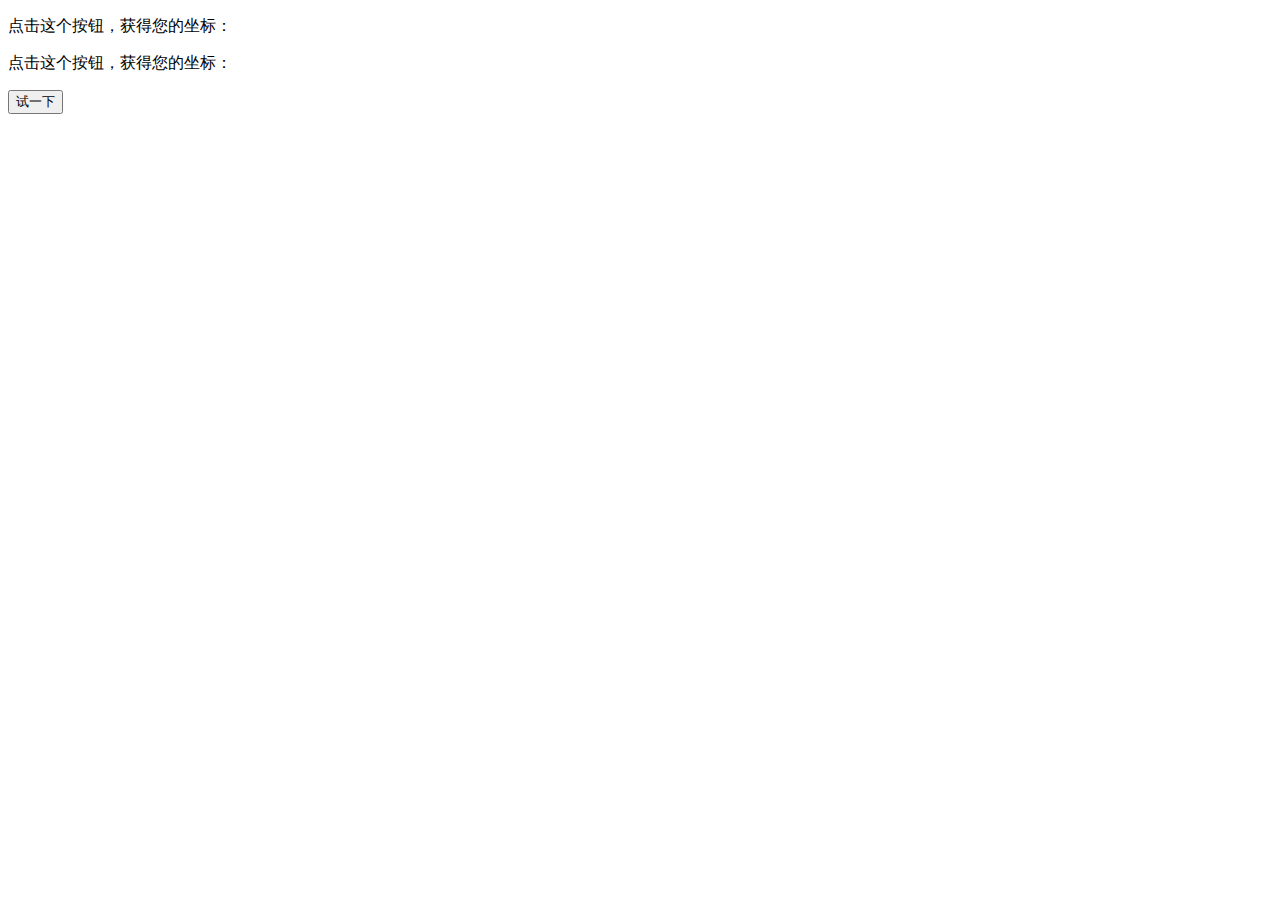
<file: address.html>
<!DOCTYPE html>
<html lang="en">
<html>
    <meta charset="UTF-8">
    <meta name="viewport" content="width=device-width, initial-scale=1.0">
    <script src="./js/jquery-3.5.1.min.js"></script>
<body>
<p id="demo_one">点击这个按钮，获得您的坐标：</p>
<p id="demo_two">点击这个按钮，获得您的坐标：</p>

<button onclick="getLocation()">试一下</button>
<script>
function getLocation()
  {
  if (navigator.geolocation)
    {
    navigator.geolocation.getCurrentPosition(showPosition);
    console.log("111")
    }else{
      $('#demo_one').html("Geolocation is not supported by this browser.");
    }
  }
function showPosition(position)
  {
    $('#demo_one').html(position.coords.latitude);  
    $('#demo_two').html(position.coords.longitude);  
    return position;
  }

</script>

</body>
</html>
</file>
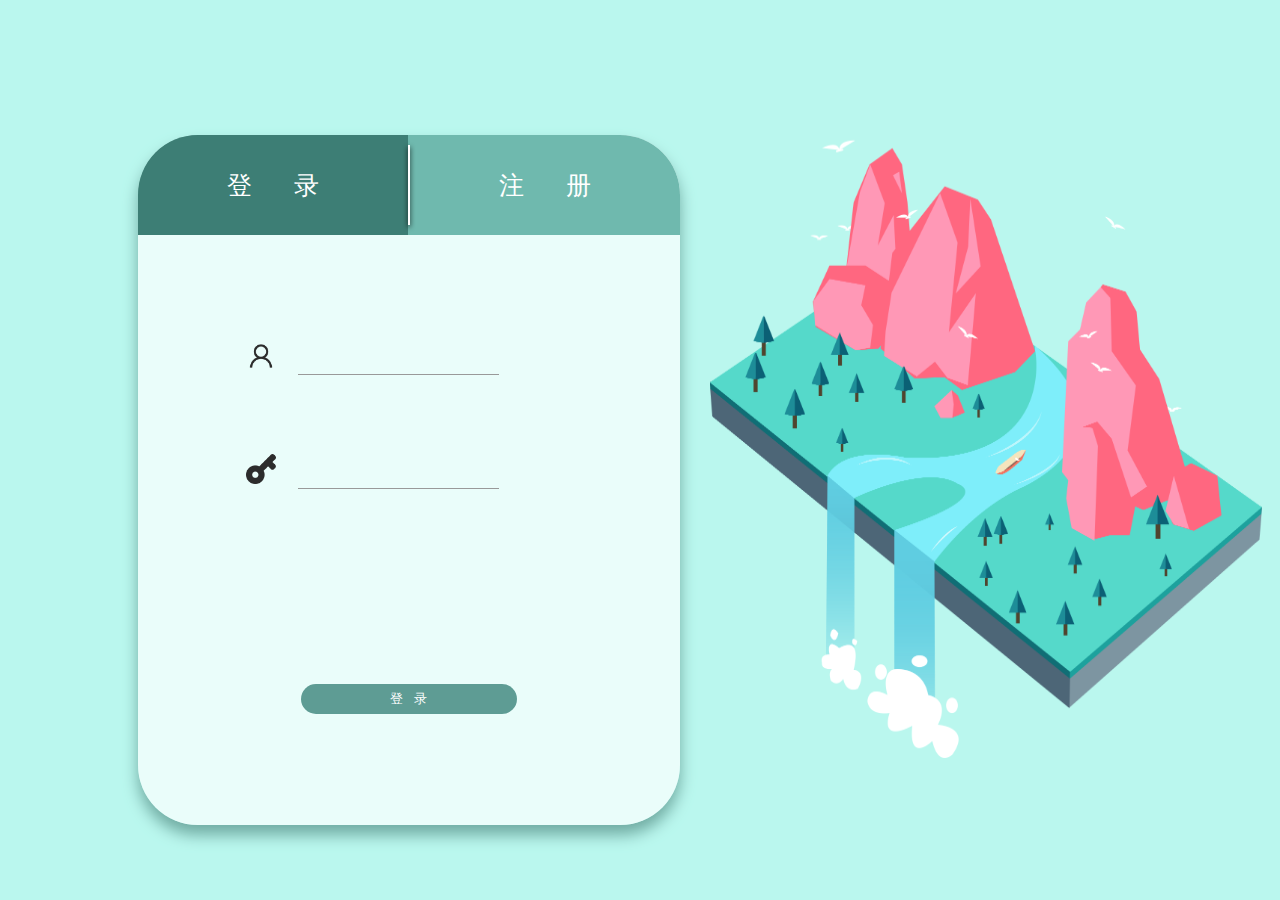
<file: pages/login.html>
<!-- 登录 -->
<!DOCTYPE html>
<html lang="en">
<head>
    <meta charset="UTF-8">
    <meta name="viewport" content="width=device-width, initial-scale=1.0">
    <title>LogIn</title>
    <link rel="stylesheet" href="../css/reset.css">
    <link rel="stylesheet" href="../css/login.css">
</head>
<body>
    <!-- 注册表单 -->
    <div class="log_main" id="log_main">
        
        <!-- 表单 -->
        <div class="log_display" id="log_display">
            <div class="log_change">
                <!-- 登录 -->
                <button class="btn btn_log btn_left" id="btn_log">登&nbsp;&nbsp;&nbsp;&nbsp;&nbsp;&nbsp;录</button>
                <div class="y_axis_log"></div>
                <!-- 注册 -->
                <button class="btn btn_reg" id="btn_reg">注&nbsp;&nbsp;&nbsp;&nbsp;&nbsp;&nbsp;册</button>
            </div>

            <form action="" class="log_form" id="log_form">
               
            </form>
        </div>
        <!-- 图片区 -->
        <div class="log_img_div">
            <img src="../images/background/background_log.png" alt="" class="log_img">
        </div>
    </div>
    
</body>
<!-- 引进js -->
<script src="../js/jquery-3.5.1.min.js"></script>
<script src="../js/log.js"></script>
</html>
</file>
<file: css/login.css>
.log_main{
    height: 100vh;
    width: 100%;
    background-color: #BAF7EE;

    display: grid;
    grid-template-rows: repeat(10,10%);
    grid-template-columns: repeat(10,10%);
    row-gap: 15px;
    column-gap: 10px;
}
.log_display{
    grid-row-start: 2;
    grid-row-end: 9;
    grid-column-start: 2;
    grid-column-end: 6;
    background-color: rgba(255, 255, 255, 0.7);
    margin-top: 30px;
    border-radius: 60px;

    box-shadow: 0px 10px 15px #71aca3;
}
/* 注册、登录 */
.log_change{
    width: 100%;
    height: 100px;
    background-color: #6fb9ae;
    border-top-right-radius: 60px;
    border-top-left-radius: 60px;
    display: flex;
    flex-direction: row;
    justify-content: space-around;
}
.y_axis_log{
    height: auto;
    width: 3px;
    background-color: #fff;
    margin: 10px 0px;
    box-shadow: 0px 2px 5px #000;
}
.btn{
    width: 100%;
    background: none;
    font-size: 25px;
    font-weight: 200;
    color: #fff;
}
.btn_left{
    background-color: #3d7e75;
    border-top-left-radius: 60px;
}
.btn_right{
    background-color: #3d7e75;
    border-top-right-radius: 60px;
}
.btn:hover{
    cursor: pointer;
}
/* 表单 */
/* 登录区
-------------------------------------------------- */
.log_form{
    height: calc(100% - 100px);
    width: 100%;
    display: grid;
    grid-template-rows: repeat(8,12.5%);
    grid-template-columns: repeat(10,10%);
    row-gap: 10px;
}
.log_icon{
    height: 30px;
    width: 30px;
}
.log_input{
    position: relative;
    left: 10%;
    top: 5%;
    height: 30px;
    width: 300px;
    font-size: 15px;
    font-weight: 600;
    border-bottom: 1.2px solid rgb(153, 153, 153);
    background: none;
    outline: none;
    line-height: 1;
}
.log_div{
    height: 100%;
    width: 100%;

    display: flex;
    flex-direction: row;
    align-items: center;
}
.log_div_one{
    grid-row-start: 2;
    grid-row-end: 2;
    grid-column-start: 3;
    grid-column-end: 7;
}
.log_div_two{
    grid-row-start: 3;
    grid-row-end: 3;
    grid-column-start: 3;
    grid-column-end: 7;
    margin-top: 30px;
}
/* 按键 */
.submit{
    grid-row-start: 6;
    grid-row-end: 6;
    grid-column-start: 4;
    grid-column-end: 8;
    border-radius: 20px;
    height: 30px;
    font-weight: 400;
    background-color: #5e9c94;
    color: #fff;
    transition: 1s;
    margin-top: 30px;
}
.submit:hover{
    cursor: pointer;
    transform: translateY(-5px);
    box-shadow: 0px 5px 10px rgb(168, 168, 168);
}
/* 注册区
---------------------------------------------------- */
.reg_div{
    display: flex;
    flex-direction: row;
    align-items: center;
}
.reg_one{
    grid-row-start: 1;
    grid-row-end: 1;
    grid-column-start: 3;
    grid-column-end: 8;
}
.reg_two{
    grid-row-start: 2;
    grid-row-end: 2;
    grid-column-start: 3;
    grid-column-end: 8;
}
.reg_three{
    grid-row-start: 3;
    grid-row-end: 3;
    grid-column-start: 3;
    grid-column-end: 8;
}
.reg_four{
    grid-row-start: 4;
    grid-row-end: 4;
    grid-column-start: 3;
    grid-column-end: 8;
}
.reg_five{
    grid-row-start: 5;
    grid-row-end: 5;
    grid-column-start: 3;
    grid-column-end: 8;
}
.reg_input{
    position: relative;
    left: 10%;
    top: 0;
    height: 30px;
    width: 300px;
    font-size: 15px;
    font-weight: 600;
    border-bottom: 1.2px solid rgb(153, 153, 153);
    background: none;
    outline: none;
    line-height: 1;
}
/* 提示字颜色 */
input::-webkit-input-placeholder{
    color:rgb(73, 73, 73);

}
input::-moz-placeholder{   /* Mozilla Firefox 19+ */
    color:rgb(73, 73, 73);
}
input:-moz-placeholder{    /* Mozilla Firefox 4 to 18 */
    color:rgb(73, 73, 73);
    
}
input:-ms-input-placeholder{  /* Internet Explorer 10-11 */ 
    color:rgb(73, 73, 73);

}
/* 图片区 */
.log_img_div{
    grid-row-start: 2;
    grid-row-end: 8;
    grid-column-start: 6;
    grid-column-end: 10;
    margin: 20px;
    /* background-color: #ccc; */
}
.log_img{
    height: 110%;
    width: 110%;
    animation: log_img 3s;
}
@keyframes log_img{
    0%{
        transform: translateY(0px);        
    }
    50%{
        transform: translateY(20px);
    }
    100%{
        transform: translateY(0px);
    }
}
</file>
